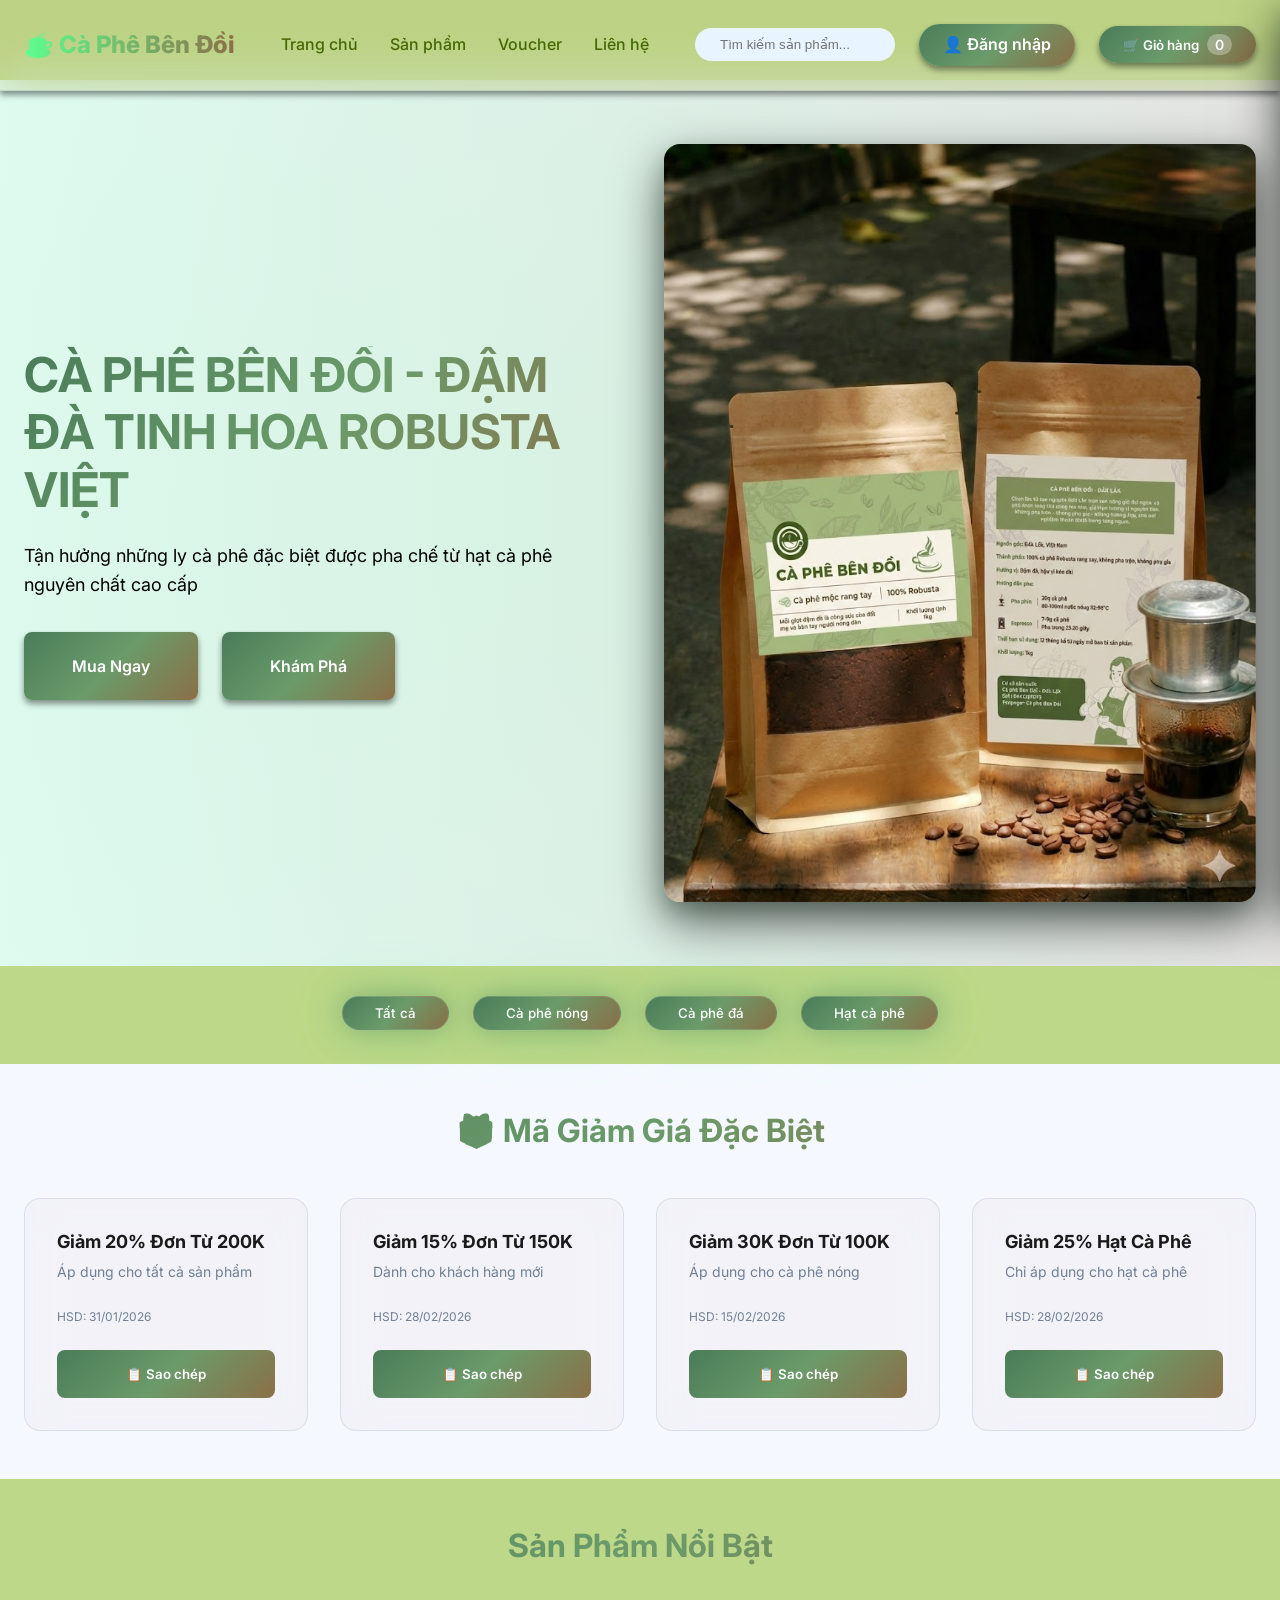
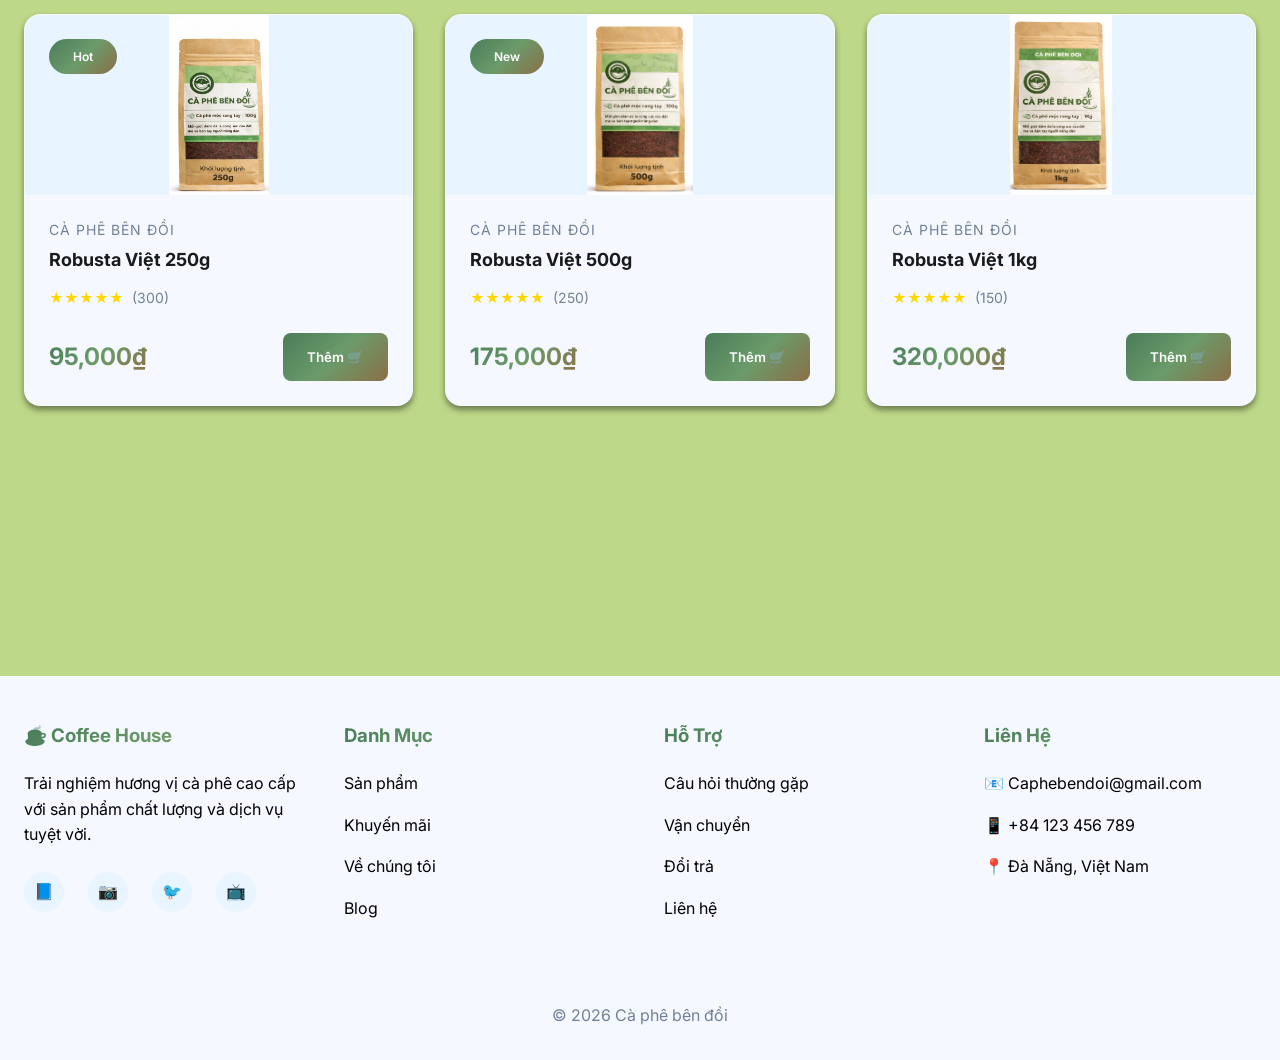
<file: index.html>
<!DOCTYPE html>
<html lang="vi">

<head>
    <meta charset="UTF-8">
    <meta name="viewport" content="width=device-width, initial-scale=1.0">
    <meta name="description"
        content="Cửa hàng cà phê trực tuyến cao cấp - Cà phê Việt Nam, Espresso, Cappuccino, và nhiều loại cà phê đặc biệt khác">
    <meta name="keywords" content="cà phê, coffee, espresso, cappuccino, cà phê việt nam, cà phê online">
    <title>Cà Phê Bên Đồi </title>
    <link rel="preconnect" href="https://fonts.googleapis.com">
    <link rel="preconnect" href="https://fonts.gstatic.com" crossorigin>
    <link href="https://fonts.googleapis.com/css2?family=Inter:wght@400;500;600;700;800&display=swap" rel="stylesheet">
    <link rel="stylesheet" href="style.css">
</head>

<body>
    <!-- Header & Navigation -->
    <header class="header" id="header">
        <nav class="nav container">
            <div class="logo">☕ Cà Phê Bên Đồi </div>

            <ul class="nav-links" id="navLinks">
                <li><a href="#home">Trang chủ</a></li>
                <li><a href="#products">Sản phẩm</a></li>
                <li><a href="#vouchers">Voucher</a></li>
                <li><a href="#contact">Liên hệ</a></li>
            </ul>

            <div class="nav-actions">
                <div class="search-box">
                    <input type="text" id="searchInput" placeholder="Tìm kiếm sản phẩm...">
                </div>

                <a href="login.html" class="cart-btn">
                    👤 Đăng nhập
                </a>

                <button class="cart-btn" id="cartBtn">
                    🛒 Giỏ hàng
                    <span class="cart-count" id="cartCount">0</span>
                </button>

                <button class="mobile-menu-btn" id="mobileMenuBtn">☰</button>
            </div>
        </nav>
    </header>
    <section class="hero" id="home">
        <div class="container">
            <div class="hero-content">
                <div class="hero-text animate-in">
                    <h1>CÀ PHÊ BÊN ĐỒI - ĐẬM ĐÀ TINH HOA ROBUSTA VIỆT</h1>
                    <p>Tận hưởng những ly cà phê đặc biệt được pha chế từ hạt cà phê nguyên chất cao cấp</p>
                    <div class="hero-buttons">
                        <button class="btn-primary"
                            onclick="document.getElementById('products').scrollIntoView({behavior: 'smooth'})">
                            Mua Ngay
                        </button>
                        <button class="btn-primary"
                            onclick="document.getElementById('products').scrollIntoView({behavior: 'smooth'})">
                            Khám Phá
                        </button>
                    </div>
                </div>

                <div class="hero-image">
                    <img src="img/h1.jpg" alt="Premium Coffee Experience">
                </div>
            </div>
        </div>
    </section>
    <section class="filters" id="filters">
        <div class="container">
            <div class="filter-buttons">
                <button class="filter-btn active" data-category="all">Tất cả</button>
                <button class="filter-btn active" hot">Cà phê nóng</button>
                <button class="filter-btn active" iced">Cà phê đá</button>
                <button class="filter-btn active" beans">Hạt cà phê</button>
            </div>
        </div>
    </section>

    <!-- Vouchers Section -->
    <section class="vouchers" id="vouchers">
        <div class="container">
            <h2 class="section-title">🎁 Mã Giảm Giá Đặc Biệt</h2>

            <div class="vouchers-grid">
                <!-- Voucher 1 -->
                <div class="voucher-card">
                    <!-- <div class="voucher-badge">-20%</div> -->
                    <div class="voucher-content">
                        <h3 class="voucher-title">Giảm 20% Đơn Từ 200K</h3>
                        <p class="voucher-desc">Áp dụng cho tất cả sản phẩm</p>
                        <div class="voucher-code" style="display: none;" onclick="revealVoucherCode('code1')">
                            <span class="code-label">Mã:</span>
                            <span class="code-value" id="code1">COFFEE20</span>
                        </div>
                        <div class="voucher-expiry">HSD: 31/01/2026</div>
                        <button class="copy-code-btn" onclick="copyVoucherCode('code1', 'COFFEE20')">📋 Sao
                            chép</button>
                    </div>
                </div>

                <!-- Voucher 2 -->
                <div class="voucher-card">
                    <!-- <div class="voucher-badge">-15%</div> -->
                    <div class="voucher-content">
                        <h3 class="voucher-title">Giảm 15% Đơn Từ 150K</h3>
                        <p class="voucher-desc">Dành cho khách hàng mới</p>
                        <div class="voucher-code" style="display: none;" onclick="revealVoucherCode('code2')">
                            <span class="code-label">Mã:</span>
                            <span class="code-value" id="code2">NEWBIE15</span>
                        </div>
                        <div class="voucher-expiry">HSD: 28/02/2026</div>
                        <button class="copy-code-btn" onclick="copyVoucherCode('code2', 'NEWBIE15')">📋 Sao
                            chép</button>
                    </div>
                </div>

                <!-- Voucher 3 -->
                <div class="voucher-card">
                    <!-- <div class="voucher-badge">-30K</div> -->
                    <div class="voucher-content">
                        <h3 class="voucher-title">Giảm 30K Đơn Từ 100K</h3>
                        <p class="voucher-desc">Áp dụng cho cà phê nóng</p>
                        <div class="voucher-code" style="display: none;" onclick="revealVoucherCode('code3')">
                            <span class="code-label">Mã:</span>
                            <span class="code-value" id="code3">HOT30K</span>
                        </div>
                        <div class="voucher-expiry">HSD: 15/02/2026</div>
                        <button class="copy-code-btn" onclick="copyVoucherCode('code3', 'HOT30K')">📋 Sao chép</button>
                    </div>
                </div>

                <!-- Voucher 4 -->
                <div class="voucher-card">
                    <!-- <div class="voucher-badge">-25%</div> -->
                    <div class="voucher-content">
                        <h3 class="voucher-title">Giảm 25% Hạt Cà Phê</h3>
                        <p class="voucher-desc">Chỉ áp dụng cho hạt cà phê</p>
                        <div class="voucher-code" style="display: none;" onclick="revealVoucherCode('code4')">
                            <span class="code-label">Mã:</span>
                            <span class="code-value" id="code4">BEANS25</span>
                        </div>
                        <div class="voucher-expiry">HSD: 28/02/2026</div>
                        <button class="copy-code-btn" onclick="copyVoucherCode('code4', 'BEANS25')">📋 Sao chép</button>
                    </div>
                </div>
            </div>
        </div>
    </section>

    <!-- Products Section -->
    <section class="products" id="products">
        <div class="container">
            <h2 class="section-title">Sản Phẩm Nổi Bật</h2>

            <div class="products-grid" id="productsGrid">
                <!-- Product 1 - Vietnamese Coffee -->
                <div class="product-card" data-category="iced">
                    <div class="product-image">
                        <img src="img/h2.png" alt="Cà phê bên đồi ">
                        <span class="product-badge">Hot</span>
                    </div>
                    <div class="product-info">
                        <div class="product-category">Cà phê bên đồi </div>
                        <h3 class="product-name">Robusta Việt 250g</h3>
                        <div class="product-rating">
                            <span class="stars">★★★★★</span>
                            <span class="rating-count">(300)</span>
                        </div>
                        <div class="product-footer">
                            <div class="product-price">95,000₫</div>
                            <button class="add-to-cart"
                                onclick="addToCart(1, 'Robusta Việt 250g', 95000, 'img/h2.png')">
                                Thêm 🛒
                            </button>
                        </div>
                    </div>
                </div>

                <!-- Product 2 - Cappuccino -->
                <div class="product-card" data-category="hot">
                    <div class="product-image">
                        <img src="img/h3.png" alt="Cappuccino">
                        <span class="product-badge">New</span>
                    </div>
                    <div class="product-info">
                        <div class="product-category">Cà phê bên đồi </div>
                        <h3 class="product-name">Robusta Việt 500g</h3>
                        <div class="product-rating">
                            <span class="stars">★★★★★</span>
                            <span class="rating-count">(250)</span>
                        </div>
                        <div class="product-footer">
                            <div class="product-price">175,000₫</div>
                            <button class="add-to-cart"
                                onclick="addToCart(2, 'Robusta Việt 500g', 175000, 'img/h3.png')">
                                Thêm 🛒
                            </button>
                        </div>
                    </div>
                </div>

                <!-- Product 3 - Espresso -->
                <div class="product-card" data-category="hot">
                    <div class="product-image">
                        <img src="img/h4.png" alt="Espresso">
                    </div>
                    <div class="product-info">
                        <div class="product-category">Cà phê bên đồi</div>
                        <h3 class="product-name">Robusta Việt 1kg</h3>
                        <div class="product-rating">
                            <span class="stars">★★★★★</span>
                            <span class="rating-count">(150)</span>
                        </div>
                        <div class="product-footer">
                            <div class="product-price">320,000₫</div>
                            <button class="add-to-cart"
                                onclick="addToCart(3, 'Robusta Việt 1kg', 320000, 'img/h4.png')">
                                Thêm 🛒
                            </button>
                        </div>
                    </div>
                </div>

            </div>
        </div>
    </section>

    <!-- Shopping Cart Sidebar -->
    <div class="cart-sidebar" id="cartSidebar">
        <div class="cart-header">
            <h2>Giỏ Hàng</h2>
            <button class="close-cart" id="closeCart">✕</button>
        </div>

        <div class="cart-items" id="cartItems">
            <div class="empty-cart" id="emptyCart">
                <div class="empty-cart-icon">🛒</div>
                <p>Giỏ hàng trống</p>
            </div>
        </div>
        <div class="cart-footer">
            <div class="voucher-input-section">
                <input type="text" id="voucherInput" placeholder="Nhập mã giảm giá..." class="voucher-input">
                <button class="apply-voucher-btn" onclick="applyVoucher()">Áp dụng</button>
            </div>
            <div class="discount-info" id="discountInfo" style="display: none;">
                <span class="discount-label">Giảm giá:</span>
                <span class="discount-amount" id="discountAmount">0₫</span>
            </div>
            <div class="cart-total">
                <span class="cart-total-label">Tổng cộng:</span>
                <span class="cart-total-amount" id="cartTotal">0₫</span>
            </div>
            <button class="checkout-btn">Thanh Toán</button>
        </div>
    </div>


    <VIdeo>
        <source src="">
    </VIdeo>
    <!-- Overlay -->
    <div class="overlay" id="overlay"></div>

    <!-- Footer -->
    <footer class="footer" id="contact">
        <div class="container">
            <div class="footer-content">
                <div class="footer-section">
                    <h3>☕ Coffee House</h3>
                    <p>Trải nghiệm hương vị cà phê cao cấp với sản phẩm chất lượng và dịch vụ tuyệt vời.</p>
                    <div class="social-links">
                        <a href="#" class="social-link">📘</a>
                        <a href="#" class="social-link">📷</a>
                        <a href="#" class="social-link">🐦</a>
                        <a href="#" class="social-link">📺</a>
                    </div>
                </div>

                <div class="footer-section">
                    <h3>Danh Mục</h3>
                    <ul>
                        <li><a href="#products">Sản phẩm</a></li>
                        <li><a href="#deals">Khuyến mãi</a></li>
                        <li><a href="#about">Về chúng tôi</a></li>
                        <li><a href="#blog">Blog</a></li>
                    </ul>
                </div>

                <div class="footer-section">
                    <h3>Hỗ Trợ</h3>
                    <ul>
                        <li><a href="#faq">Câu hỏi thường gặp</a></li>
                        <li><a href="#shipping">Vận chuyển</a></li>
                        <li><a href="#returns">Đổi trả</a></li>
                        <li><a href="#contact">Liên hệ</a></li>
                    </ul>
                </div>

                <div class="footer-section">
                    <h3>Liên Hệ</h3>
                    <ul>
                        <li>📧 Caphebendoi@gmail.com</li>
                        <li>📱 +84 123 456 789</li>
                        <li>📍 Đà Nẵng, Việt Nam</li>
                    </ul>
                </div>
            </div>

            <div class="footer-bottom">
                <p>&copy; 2026 Cà phê bên đồi </p>
            </div>
        </div>
    </footer>

    <!-- JavaScript -->
    <script src="script.js"></script>
</body>

</html>
</file>
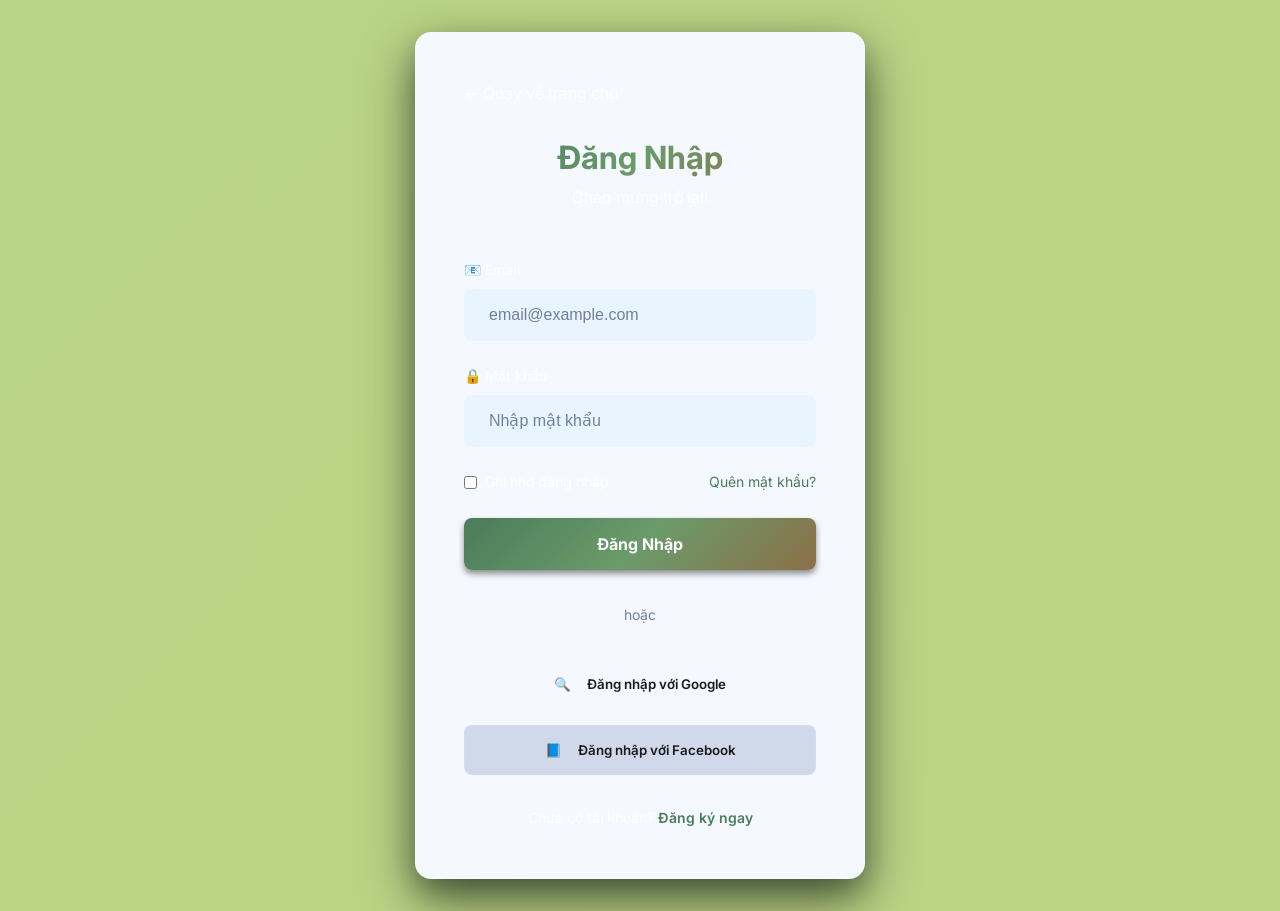
<file: login.html>
<!DOCTYPE html>
<html lang="vi">

<head>
    <meta charset="UTF-8">
    <meta name="viewport" content="width=device-width, initial-scale=1.0">
    <meta name="description" content="Đăng nhập vào Coffee House - Cửa hàng cà phê cao cấp">
    <title>Đăng Nhập - Coffee House</title>

    <!-- Google Fonts -->
    <link rel="preconnect" href="https://fonts.googleapis.com">
    <link rel="preconnect" href="https://fonts.gstatic.com" crossorigin>
    <link href="https://fonts.googleapis.com/css2?family=Inter:wght@400;500;600;700;800&display=swap" rel="stylesheet">

    <!-- Stylesheet -->
    <link rel="stylesheet" href="style.css">

    <style>
        .login-page {
            min-height: 100vh;
            display: flex;
            align-items: center;
            justify-content: center;
            padding: var(--spacing-lg);
            background: var(--color-bg-primary);
            position: relative;
            overflow: hidden;
        }

        .login-page::before {
            content: '';
            position: absolute;
            top: 0;
            left: 0;
            right: 0;
            bottom: 0;
            background: var(--gradient-overlay);
            opacity: 0.3;
        }

        .login-container {
            background: var(--color-bg-secondary);
            backdrop-filter: blur(20px);
            border: 1px solid rgba(255, 255, 255, 0.1);
            border-radius: var(--radius-xl);
            box-shadow: var(--shadow-xl);
            width: 100%;
            max-width: 450px;
            padding: var(--spacing-xl);
            position: relative;
            z-index: 1;
            animation: modalSlideIn 0.4s ease-out;
        }

        .back-home {
            display: inline-flex;
            align-items: center;
            gap: var(--spacing-xs);
            color: var(--color-text-secondary);
            margin-bottom: var(--spacing-lg);
            transition: color var(--transition-fast);
            text-decoration: none;
        }

        .back-home:hover {
            color: var(--color-accent-primary);
        }

        .login-header {
            text-align: center;
            margin-bottom: var(--spacing-xl);
        }

        .login-header h1 {
            font-size: var(--font-size-2xl);
            margin-bottom: var(--spacing-xs);
            background: var(--gradient-primary);
            -webkit-background-clip: text;
            -webkit-text-fill-color: transparent;
            background-clip: text;
        }

        .login-header p {
            color: var(--color-text-secondary);
        }

        .success-message {
            background: rgba(92, 184, 92, 0.1);
            border: 1px solid var(--color-success);
            color: var(--color-success);
            padding: var(--spacing-md);
            border-radius: var(--radius-md);
            margin-bottom: var(--spacing-md);
            text-align: center;
            display: none;
        }

        .error-message {
            background: rgba(217, 83, 79, 0.1);
            border: 1px solid var(--color-error);
            color: var(--color-error);
            padding: var(--spacing-md);
            border-radius: var(--radius-md);
            margin-bottom: var(--spacing-md);
            text-align: center;
            display: none;
        }
    </style>
</head>

<body>
    <div class="login-page">
        <div class="login-container">
            <a href="index.html" class="back-home">
                ← Quay về trang chủ
            </a>

            <div class="login-header">
                <h1 id="pageTitle">Đăng Nhập</h1>
                <p id="pageSubtitle">Chào mừng trở lại!</p>
            </div>

            <div class="success-message" id="successMessage"></div>
            <div class="error-message" id="errorMessage"></div>

            <!-- Login Form -->
            <form class="auth-form" id="loginForm">
                <div class="form-group">
                    <label for="loginEmail">📧 Email</label>
                    <input type="email" id="loginEmail" placeholder="email@example.com" required>
                </div>

                <div class="form-group">
                    <label for="loginPassword">🔒 Mật khẩu</label>
                    <input type="password" id="loginPassword" placeholder="Nhập mật khẩu" required>
                </div>

                <div class="form-options">
                    <label class="checkbox-label">
                        <input type="checkbox" id="rememberMe">
                        <span>Ghi nhớ đăng nhập</span>
                    </label>
                    <a href="#" class="forgot-link">Quên mật khẩu?</a>
                </div>

                <button type="submit" class="submit-btn">Đăng Nhập</button>
            </form>

            <!-- Register Form -->
            <form class="auth-form" id="registerForm" style="display: none;">
                <div class="form-group">
                    <label for="registerName">👤 Họ và tên</label>
                    <input type="text" id="registerName" placeholder="Nguyễn Văn A" required>
                </div>

                <div class="form-group">
                    <label for="registerEmail">📧 Email</label>
                    <input type="email" id="registerEmail" placeholder="email@example.com" required>
                </div>

                <div class="form-group">
                    <label for="registerPassword">🔒 Mật khẩu</label>
                    <input type="password" id="registerPassword" placeholder="Tối thiểu 6 ký tự" required>
                </div>

                <div class="form-group">
                    <label for="registerConfirmPassword">🔒 Xác nhận mật khẩu</label>
                    <input type="password" id="registerConfirmPassword" placeholder="Nhập lại mật khẩu" required>
                </div>

                <button type="submit" class="submit-btn">Đăng Ký</button>
            </form>

            <div class="form-divider">
                <span>hoặc</span>
            </div>

            <div class="social-login">
                <button class="social-btn google-btn">
                    <span>🔍</span> Đăng nhập với Google
                </button>
                <button class="social-btn facebook-btn">
                    <span>📘</span> Đăng nhập với Facebook
                </button>
            </div>

            <div class="toggle-form">
                <p id="toggleText">Chưa có tài khoản? <a href="#" id="toggleFormBtn">Đăng ký ngay</a></p>
            </div>
        </div>
    </div>

    <script>
        // User authentication state
        let currentUser = JSON.parse(localStorage.getItem('currentUser')) || null;
        const users = JSON.parse(localStorage.getItem('users')) || [];

        // Check if already logged in
        if (currentUser) {
            window.location.href = 'index.html';
        }

        // Toggle between login and register forms
        document.getElementById('toggleFormBtn').addEventListener('click', function (e) {
            e.preventDefault();
            toggleAuthForm();
        });

        function toggleAuthForm() {
            const loginForm = document.getElementById('loginForm');
            const registerForm = document.getElementById('registerForm');
            const pageTitle = document.getElementById('pageTitle');
            const pageSubtitle = document.getElementById('pageSubtitle');
            const toggleText = document.getElementById('toggleText');

            if (loginForm.style.display === 'none') {
                // Switch to login
                loginForm.style.display = 'block';
                registerForm.style.display = 'none';
                pageTitle.textContent = 'Đăng Nhập';
                pageSubtitle.textContent = 'Chào mừng trở lại!';
                toggleText.innerHTML = 'Chưa có tài khoản? <a href="#" id="toggleFormBtn">Đăng ký ngay</a>';
            } else {
                // Switch to register
                loginForm.style.display = 'none';
                registerForm.style.display = 'block';
                pageTitle.textContent = 'Đăng Ký';
                pageSubtitle.textContent = 'Tạo tài khoản mới';
                toggleText.innerHTML = 'Đã có tài khoản? <a href="#" id="toggleFormBtn">Đăng nhập</a>';
            }

            // Re-attach event listener
            document.getElementById('toggleFormBtn').addEventListener('click', function (e) {
                e.preventDefault();
                toggleAuthForm();
            });
        }

        // Handle login
        document.getElementById('loginForm').addEventListener('submit', function (e) {
            e.preventDefault();

            const email = document.getElementById('loginEmail').value;
            const password = document.getElementById('loginPassword').value;

            const users = JSON.parse(localStorage.getItem('users')) || [];
            const user = users.find(u => u.email === email && u.password === password);

            if (user) {
                currentUser = { name: user.name, email: user.email };
                localStorage.setItem('currentUser', JSON.stringify(currentUser));

                showSuccess(`Chào mừng trở lại, ${user.name}! Đang chuyển hướng...`);

                setTimeout(() => {
                    window.location.href = 'index.html';
                }, 1500);
            } else {
                showError('Email hoặc mật khẩu không đúng');
            }
        });

        // Handle register
        document.getElementById('registerForm').addEventListener('submit', function (e) {
            e.preventDefault();

            const name = document.getElementById('registerName').value;
            const email = document.getElementById('registerEmail').value;
            const password = document.getElementById('registerPassword').value;
            const confirmPassword = document.getElementById('registerConfirmPassword').value;

            if (password.length < 6) {
                showError('Mật khẩu phải có tối thiểu 6 ký tự');
                return;
            }

            if (password !== confirmPassword) {
                showError('Mật khẩu xác nhận không khớp');
                return;
            }

            const users = JSON.parse(localStorage.getItem('users')) || [];
            const existingUser = users.find(u => u.email === email);

            if (existingUser) {
                showError('Email đã được sử dụng');
                return;
            }

            const newUser = { name, email, password };
            users.push(newUser);
            localStorage.setItem('users', JSON.stringify(users));

            currentUser = { name, email };
            localStorage.setItem('currentUser', JSON.stringify(currentUser));

            showSuccess(`Chào mừng ${name}! Tài khoản đã được tạo thành công. Đang chuyển hướng...`);

            setTimeout(() => {
                window.location.href = 'index.html';
            }, 1500);
        });

        function showSuccess(message) {
            const successMsg = document.getElementById('successMessage');
            const errorMsg = document.getElementById('errorMessage');
            errorMsg.style.display = 'none';
            successMsg.textContent = message;
            successMsg.style.display = 'block';
        }

        function showError(message) {
            const successMsg = document.getElementById('successMessage');
            const errorMsg = document.getElementById('errorMessage');
            successMsg.style.display = 'none';
            errorMsg.textContent = message;
            errorMsg.style.display = 'block';
        }
    </script>
</body>

</html>
</file>
<file: style.css>
* {
    margin: 0;
    padding: 0;
    box-sizing: border-box;
}

:root {
    /* Color Palette - Coffee Theme: Blue & White */
    --color-bg-primary: linear-gradient(135deg, #e3f2fd 0%, #ffffff 100%);
    --color-bg-secondary: #f5f9ff;
    --color-bg-tertiary: #e8f4ff;
    --color-accent-primary: #4a7c59;
    --color-accent-secondary: #8b6f47;
    --color-accent-tertiary: #6b9b6a;
    --color-accent-neon: #5dff8f;
    --color-text-primary: #1a1a1a;
    --color-text-secondary:#ffffff;
    --color-text-muted: #718096;
    --color-success: #5cb85c;
    --color-warning: #f0ad4e;
    --color-error: #d9534f;

    /* Advanced Gradients - Coffee Theme with Animation */
    --gradient-primary: linear-gradient(135deg, #4a7c59 0%, #6b9b6a 50%, #8b6f47 100%);
    --gradient-secondary: linear-gradient(135deg, #6b9b6a 0%, #4a7c59 50%, #5dff8f 100%);
    --gradient-overlay: linear-gradient(135deg, rgba(74, 124, 89, 0.15) 0%, rgba(139, 111, 71, 0.15) 100%);
    --gradient-animated: linear-gradient(270deg, #4a7c59, #6b9b6a, #8b6f47, #5dff8f);
    --gradient-glass: linear-gradient(135deg, rgba(255, 255, 255, 0.1) 0%, rgba(255, 255, 255, 0.05) 100%);
    --gradient-shine: linear-gradient(90deg, transparent, rgba(255, 255, 255, 0.3), transparent);

    /* Glassmorphism */
    --glass-bg: rgba(151, 35, 35, 0.03);
    --glass-border: rgba(30, 47, 146, 0.1);
    --glass-blur: blur(20px);

    /* Spacing */
    --spacing-xs: 0.5rem;
    --spacing-sm: 1rem;
    --spacing-md: 1.5rem;
    --spacing-lg: 2rem;
    --spacing-xl: 3rem;
    --spacing-xxl: 4rem;

    /* Typography */
    --font-primary: 'Inter', -apple-system, BlinkMacSystemFont, 'Segoe UI', sans-serif;
    --font-size-xs: 0.75rem;
    --font-size-sm: 0.875rem;
    --font-size-base: 1rem;
    --font-size-lg: 1.125rem;
    --font-size-xl: 1.5rem;
    --font-size-2xl: 2rem;
    --font-size-3xl: 3rem;

    /* Enhanced Shadows with Multi-Layer Effects */
    --shadow-sm: 0 1px 3px rgba(0, 0, 0, 0.3);
    --shadow-md: 0 4px 6px rgba(0, 0, 0, 0.4), 0 2px 4px rgba(74, 124, 89, 0.1);
    --shadow-lg: 0 10px 25px rgba(0, 0, 0, 0.5), 0 5px 10px rgba(74, 124, 89, 0.2);
    --shadow-xl: 0 20px 50px rgba(0, 0, 0, 0.6), 0 10px 20px rgba(74, 124, 89, 0.3);
    --shadow-glow: 0 0 30px rgba(74, 124, 89, 0.5), 0 0 60px rgba(93, 255, 143, 0.2);
    --shadow-neon: 0 0 20px rgba(93, 255, 143, 0.6), 0 0 40px rgba(93, 255, 143, 0.4), 0 0 60px rgba(93, 255, 143, 0.2);
    --shadow-3d: 0 30px 60px rgba(0, 0, 0, 0.7), 0 15px 30px rgba(0, 0, 0, 0.5);

    /* Border Radius */
    --radius-sm: 0.375rem;
    --radius-md: 0.5rem;
    --radius-lg: 0.75rem;
    --radius-xl: 1rem;
    --radius-full: 9999px;

    /* Transitions */
    --transition-fast: 150ms cubic-bezier(0.4, 0, 0.2, 1);
    --transition-base: 300ms cubic-bezier(0.4, 0, 0.2, 1);
    --transition-slow: 500ms cubic-bezier(0.4, 0, 0.2, 1);
}


body {
    font-family: var(--font-primary);
    background: var(--color-bg-primary);
  --color-bg-primary:#bdd888;
    line-height: 1.6;
    overflow-x: hidden;
    min-height: 100vh;
}

h1,
h2,
h3,
h4,
h5,
h6 {
    font-weight: 700;
    line-height: 1.2;
}

a {
    text-decoration: none;
    color: inherit;
}

button {
    font-family: inherit;
    border: none;
    cursor: pointer;
    outline: none;
}

img {
    max-width: 100%;
    height: auto;
    display: block;
}

/* ==========================================
   UTILITY CLASSES
   ========================================== */
.container {
    max-width: 1400px;
    margin: 0 auto;
    padding: 0 var(--spacing-md);
}

.flex {
    display: flex;
}

.flex-center {
    display: flex;
    align-items: center;
    justify-content: center;
}

.grid {
    display: grid;
}

/* ==========================================
   HEADER & NAVIGATION
   ========================================== */
.header {
    position: fixed;
    top: 0;
    left: 0;
    right: 0;
    z-index: 1000;
    background: var(--glass-bg);
    backdrop-filter: var(--glass-blur)  ;
    -webkit-backdrop-filter: var(--glass-blur);
    box-shadow: var(--shadow-md);
    transition: all var(--transition-base);
    border-bottom: 1px solid var(--glass-border);
}

.header::before {
    content: '';
    position: absolute;
    top: 0;
    left: -100%;
    width: 100%;
    height: 100%;
    background: var(--gradient-shine);
    transition: left 0.7s;
}

.header:hover::before {
    left: 100%;
}

.nav {
    display: flex;
    align-items: center;
    justify-content: space-between;
    padding: var(--spacing-md) var(--spacing-md);
    gap: var(--spacing-lg);
}

.logo {
    font-size: var(--font-size-xl);
    font-weight: 800;
    background: var(--gradient-animated);
    background-size: 300% 300%;
    -webkit-background-clip: text;
    -webkit-text-fill-color: transparent;
    background-clip: text;
    cursor: pointer;
    animation: shimmer 4s ease-in-out infinite;
    position: relative;
}

.logo::after {
    content: '☕ Cà Phê Bên Đồi';
    position: absolute;
    left: 0;
    top: 0;
    background: var(--gradient-secondary);
    background-size: 300% 300%;
    -webkit-background-clip: text;
    -webkit-text-fill-color: transparent;
    background-clip: text;
    opacity: 0;
    animation: shimmer 4s ease-in-out infinite, fadeInOut 4s ease-in-out infinite;
}

@keyframes shimmer {

    0%,
    100% {
        background-position: 0% 50%;
    }

    50% {
        background-position: 100% 50%;
    }
}

@keyframes fadeInOut {

    0%,
    100% {
        opacity: 0;
    }

    50% {
        opacity: 0.6;
    }
}

.nav-links {
    display: flex;
    gap: var(--spacing-lg);
    list-style: none;
}
 /* đổi màu chữ ở header*/
.nav-links a {
    color:#466903;
    font-weight: 500;
    transition: color var(--transition-fast);
    position: relative;
}

.nav-links a:hover {
    color: var(--color-text-primary);
}

.nav-links a::after {
    content: '';
    position: absolute;
    bottom: -4px;
    left: 0;
    width: 0;
    height: 2px;
    background: var(--gradient-primary);
    transition: width var(--transition-base);
}

.nav-links a:hover::after {
    width: 100%;
}

.nav-actions {
    display: flex;
    align-items: center;
    gap: var(--spacing-md);
}

.search-box {
    position: relative;
    display: flex;
    align-items: center;
}

.search-box input {
    background: var(--color-bg-tertiary);
    border: 1px solid rgba(255, 255, 255, 0.1);
    color: var(--color-text-primary);
    padding: var(--spacing-xs) var(--spacing-md);
    border-radius: var(--radius-full);
    width: 200px;
    transition: all var(--transition-base);
}

.search-box input:focus {
    width: 250px;
    border-color: var(--color-accent-primary);
    box-shadow: var(--shadow-glow);
}

.cart-btn {
    position: relative;
    background: var(--gradient-primary);
    color: white;
    padding: var(--spacing-xs) var(--spacing-md);
    border-radius: var(--radius-full);
    display: flex;
    align-items: center;
    gap: var(--spacing-xs);
    font-weight: 600;
    transition: all var(--transition-base);
    box-shadow: var(--shadow-md);
}

.cart-btn:hover {
    transform: translateY(-2px);
    box-shadow: var(--shadow-lg);
}

.cart-count {
    background: rgba(255, 255, 255, 0.3);
    padding: 2px 8px;
    border-radius: var(--radius-full);
    font-size: var(--font-size-sm);
}

.login-btn {
    background: rgba(255, 255, 255, 0.1);
    backdrop-filter: blur(10px);
    color: white;
    padding: var(--spacing-xs) var(--spacing-md);
    border-radius: var(--radius-full);
    display: flex;
    align-items: center;
    gap: var(--spacing-xs);
    font-weight: 600;
    border: 1px solid rgba(255, 255, 255, 0.2);
    transition: all var(--transition-base);
}

.login-btn:hover {
    background: rgba(255, 255, 255, 0.15);
    transform: translateY(-2px);
    box-shadow: var(--shadow-md);
}

.user-menu {
    position: relative;
    display: flex;
    align-items: center;
    gap: var(--spacing-xs);
}

.user-avatar {
    width: 36px;
    height: 36px;
    border-radius: var(--radius-full);
    background: var(--gradient-primary);
    display: flex;
    align-items: center;
    justify-content: center;
    font-weight: 700;
    cursor: pointer;
    transition: all var(--transition-base);
}

.user-avatar:hover {
    transform: scale(1.1);
    box-shadow: var(--shadow-glow);
}

.cart-count {
    background: rgba(255, 255, 255, 0.3);
    padding: 2px 8px;
    border-radius: var(--radius-full);
    font-size: var(--font-size-sm);
}

.mobile-menu-btn {
    display: none;
    background: transparent;
    color: var(--color-text-primary);
    font-size: var(--font-size-xl);
    padding: var(--spacing-xs);
}

/* ==========================================
   HERO SECTION
   ========================================== */
.hero {
    margin-top: 80px;
    position: relative;
    padding: var(--spacing-xxl) 0;
    background: var(--color-bg-secondary);
    overflow: hidden;
}

.hero::before {
    content: '';
    position: absolute;
    top: 0;
    left: 0;
    right: 0;
    bottom: 0;
    background: var(--gradient-animated);
    background-size: 300% 300%;
    opacity: 0.15;
    animation: shimmer 8s ease-in-out infinite;
}

.hero::after {
    content: '';
    position: absolute;
    top: -50%;
    left: -50%;
    width: 200%;
    height: 200%;
    background: radial-gradient(circle at 50% 50%, rgba(93, 255, 143, 0.08) 0%, transparent 50%);
    animation: rotate 20s linear infinite;
}

@keyframes rotate {
    from {
        transform: rotate(0deg);
    }

    to {
        transform: rotate(360deg);
    }
}

.hero-content {
    position: relative;
    z-index: 1;
    display: grid;
    grid-template-columns: 1fr 1fr;
    gap: var(--spacing-xl);
    align-items: center;
}

.hero-text h1 {
    font-size: var(--font-size-3xl);
    margin-bottom: var(--spacing-md);
    background: var(--gradient-primary);
    -webkit-background-clip: text;
    -webkit-text-fill-color: transparent;
    background-clip: text;
}

.hero-text p {
    font-size: var(--font-size-lg);
    color: black;
    margin-bottom: var(--spacing-lg);
}

.hero-buttons {
    display: flex;
    gap: var(--spacing-md);
}

.btn-primary {
    background: var(--gradient-primary);
    color: white;
    padding: var(--spacing-md) var(--spacing-xl);
    border-radius: var(--radius-md);
    font-weight: 600;
    font-size: var(--font-size-base);
    transition: all var(--transition-base);
    box-shadow: var(--shadow-md);
}

.btn-primary:hover {
    transform: translateY(-3px);
    box-shadow: var(--shadow-xl);
}

.btn-secondary {
    background: rgba(255, 255, 255, 0.1);
    backdrop-filter: blur(10px);
    color: white;
    padding: var(--spacing-md) var(--spacing-xl);
    border-radius: var(--radius-md);
    font-weight: 600;
    border: 1px solid rgba(255, 255, 255, 0.2);
    transition: all var(--transition-base);
}

.btn-secondary:hover {
    background: rgba(255, 255, 255, 0.15);
    transform: translateY(-3px);
}

.hero-image {
    position: relative;
    border-radius: var(--radius-xl);
    overflow: hidden;
    box-shadow: var(--shadow-xl);
}

.hero-image img {
    width: 100%;
    height: auto;
    animation: float 6s ease-in-out infinite;
}

@keyframes float {

    0%,
    100% {
        transform: translateY(0);
    }

    50% {
        transform: translateY(-20px);
    }
}

/* ==========================================
   FILTERS
   ========================================== */
.filters {
    padding: var(--spacing-lg) 0;
    background: var(--color-bg-primary);
}

.filter-buttons {
    display: flex;
    gap: var(--spacing-md);
    justify-content: center;
    flex-wrap: wrap;
}

.filter-btn {
    background: var(--color-bg-tertiary);
    color: var(--color-text-secondary);
    padding: var(--spacing-xs) var(--spacing-lg);
    border-radius: var(--radius-full);
    font-weight: 500;
    transition: all var(--transition-base);
    border: 1px solid rgba(255, 255, 255, 0.1);
}

.filter-btn:hover,
.filter-btn.active {
    background: var(--gradient-primary);
    color: white;
    transform: translateY(-2px);
    box-shadow: var(--shadow-glow);
}

/* ==========================================
   PRODUCTS SECTION
   ========================================== */
.products {
    padding: var(--spacing-xl) 0;
    background: var(--color-bg-primary);
}

.section-title {
    text-align: center;
    font-size: var(--font-size-2xl);
    margin-bottom: var(--spacing-xl);
    background: var(--gradient-primary);
    -webkit-background-clip: text;
    -webkit-text-fill-color: transparent;
    background-clip: text;
}

.products-grid {
    display: grid;
    grid-template-columns: repeat(auto-fill, minmax(300px, 1fr));
    gap: var(--spacing-lg);
}

.product-card {
    background: var(--color-bg-secondary);
    border-radius: var(--radius-xl);
    overflow: hidden;
    box-shadow: var(--shadow-md);
    transition: all var(--transition-base);
    border: 1px solid rgba(255, 255, 255, 0.05);
    position: relative;
    transform-style: preserve-3d;
    perspective: 1000px;
}

.product-card::before {
    content: '';
    position: absolute;
    top: 0;
    left: 0;
    right: 0;
    bottom: 0;
    background: var(--gradient-overlay);
    opacity: 0;
    transition: opacity var(--transition-base);
    z-index: 0;
}

.product-card::after {
    content: '';
    position: absolute;
    top: -50%;
    left: -50%;
    width: 200%;
    height: 200%;
    background: radial-gradient(circle, rgba(93, 255, 143, 0.1) 0%, transparent 70%);
    opacity: 0;
    transition: opacity var(--transition-base);
    z-index: 0;
}

.product-card:hover::before {
    opacity: 1;
}

.product-card:hover::after {
    opacity: 1;
}

.product-card:hover {
    transform: translateY(-12px) rotateX(5deg);
    box-shadow: var(--shadow-3d), var(--shadow-neon);
    border-color: var(--color-accent-neon);
}

.product-image {
    position: relative;
    height: 180px;
    overflow: hidden;
    background: var(--color-bg-tertiary);
}

.product-image img {
    width: 100%;
    height: 100%;
    object-fit: contain;
    transition: transform var(--transition-slow);
}

.product-card:hover .product-image img {
    transform: scale(1.1);
}

.product-badge {
    position: absolute;
    top: var(--spacing-md);
    left: var(--spacing-md);
    background: var(--gradient-primary);
    color: white;
    padding: var(--spacing-xs) var(--spacing-md);
    border-radius: var(--radius-full);
    font-size: var(--font-size-xs);
    font-weight: 600;
    z-index: 2;
}

.product-info {
    padding: var(--spacing-md);
    position: relative;
    z-index: 1;
}

.product-category {
    color: var(--color-text-muted);
    font-size: var(--font-size-sm);
    text-transform: uppercase;
    letter-spacing: 1px;
    margin-bottom: var(--spacing-xs);
}

.product-name {
    font-size: var(--font-size-lg);
    margin-bottom: var(--spacing-sm);
    color: var(--color-text-primary);
}

.product-rating {
    display: flex;
    align-items: center;
    gap: var(--spacing-xs);
    margin-bottom: var(--spacing-sm);
}

.stars {
    color: #ffd700;
    font-size: var(--font-size-sm);
}

.rating-count {
    color: var(--color-text-muted);
    font-size: var(--font-size-sm);
}

.product-footer {
    display: flex;
    align-items: center;
    justify-content: space-between;
    margin-top: var(--spacing-md);
}

.product-price {
    font-size: var(--font-size-xl);
    font-weight: 700;
    background: var(--gradient-primary);
    -webkit-background-clip: text;
    -webkit-text-fill-color: transparent;
    background-clip: text;
}

.add-to-cart {
    background: var(--gradient-primary);
    color: white;
    padding: var(--spacing-sm) var(--spacing-md);
    border-radius: var(--radius-md);
    font-weight: 600;
    transition: all var(--transition-base);
    display: flex;
    align-items: center;
    gap: var(--spacing-xs);
}

.add-to-cart:hover {
    transform: scale(1.05);
    box-shadow: var(--shadow-glow);
}

/* ==========================================
   SHOPPING CART SIDEBAR
   ========================================== */
.cart-sidebar {
    position: fixed;
    top: 0;
    right: -400px;
    width: 400px;
    height: 100vh;
    background: var(--color-bg-secondary);
    box-shadow: var(--shadow-xl);
    z-index: 2000;
    transition: right var(--transition-base);
    display: flex;
    flex-direction: column;
}

.cart-sidebar.active {
    right: 0;
}

.cart-header {
    padding: var(--spacing-lg);
    border-bottom: 1px solid rgba(255, 255, 255, 0.1);
    display: flex;
    justify-content: space-between;
    align-items: center;
}

.cart-header h2 {
    font-size: var(--font-size-xl);
}

.close-cart {
    background: transparent;
    color: var(--color-text-primary);
    font-size: var(--font-size-xl);
    padding: var(--spacing-xs);
    transition: color var(--transition-fast);
}

.close-cart:hover {
    color: var(--color-accent-primary);
}

.cart-items {
    flex: 1;
    overflow-y: auto;
    padding: var(--spacing-lg);
}

.cart-item {
    display: flex;
    gap: var(--spacing-md);
    padding: var(--spacing-md);
    background: var(--color-bg-tertiary);
    border-radius: var(--radius-lg);
    margin-bottom: var(--spacing-md);
    transition: all var(--transition-base);
}

.cart-item:hover {
    background: rgba(74, 124, 89, 0.1);
}

.cart-item-image {
    width: 80px;
    height: 80px;
    border-radius: var(--radius-md);
    overflow: hidden;
    flex-shrink: 0;
}

.cart-item-image img {
    width: 100%;
    height: 100%;
    object-fit: cover;
}

.cart-item-details {
    flex: 1;
}

.cart-item-name {
    font-weight: 600;
    margin-bottom: var(--spacing-xs);
}

.cart-item-price {
    color: var(--color-accent-primary);
    font-weight: 600;
    margin-bottom: var(--spacing-sm);
}

.cart-item-controls {
    display: flex;
    align-items: center;
    gap: var(--spacing-md);
}

.quantity-controls {
    display: flex;
    align-items: center;
    gap: var(--spacing-xs);
    background: var(--color-bg-secondary);
    border-radius: var(--radius-md);
    padding: var(--spacing-xs);
}

.qty-btn {
    background: var(--color-bg-primary);
    color: var(--color-text-primary);
    width: 28px;
    height: 28px;
    border-radius: var(--radius-sm);
    display: flex;
    align-items: center;
    justify-content: center;
    transition: all var(--transition-fast);
}

.qty-btn:hover {
    background: var(--color-accent-primary);
}

.quantity {
    min-width: 30px;
    text-align: center;
    font-weight: 600;
}

.remove-item {
    background: transparent;
    color: var(--color-error);
    padding: var(--spacing-xs);
    transition: all var(--transition-fast);
}

.remove-item:hover {
    transform: scale(1.2);
}

.cart-footer {
    padding: var(--spacing-lg);
    border-top: 1px solid rgba(255, 255, 255, 0.1);
}

.cart-total {
    display: flex;
    justify-content: space-between;
    align-items: center;
    margin-bottom: var(--spacing-lg);
    font-size: var(--font-size-lg);
}

.cart-total-label {
    font-weight: 600;
}

.cart-total-amount {
    font-size: var(--font-size-2xl);
    font-weight: 700;
    background: var(--gradient-primary);
    -webkit-background-clip: text;
    -webkit-text-fill-color: transparent;
    background-clip: text;
}

.checkout-btn {
    width: 100%;
    background: var(--gradient-primary);
    color: white;
    padding: var(--spacing-md);
    border-radius: var(--radius-md);
    font-weight: 700;
    font-size: var(--font-size-lg);
    transition: all var(--transition-base);
}

.checkout-btn:hover {
    transform: translateY(-2px);
    box-shadow: var(--shadow-xl);
}

.empty-cart {
    text-align: center;
    padding: var(--spacing-xl);
    color: var(--color-text-muted);
}

.empty-cart-icon {
    font-size: 4rem;
    margin-bottom: var(--spacing-md);
    opacity: 0.3;
}

/* ==========================================
   VOUCHERS SECTION
   ========================================== */
.vouchers {
    padding: var(--spacing-xl) 0;
    background: var(--color-bg-secondary);
}

.vouchers-grid {
    display: grid;
    grid-template-columns: repeat(auto-fit, minmax(280px, 1fr));
    gap: var(--spacing-lg);
}

.voucher-card {
    background: var(--glass-bg);
    backdrop-filter: var(--glass-blur);
    border-radius: var(--radius-xl);
    padding: var(--spacing-lg);
    position: relative;
    overflow: hidden;
    border: 1px solid var(--glass-border);
    transition: all var(--transition-base);
    transform-style: preserve-3d;
}

.voucher-card::before {
    content: '';
    position: absolute;
    top: 0;
    left: 0;
    right: 0;
    bottom: 0;
    background: var(--gradient-overlay);
    opacity: 0;
    transition: opacity var(--transition-base);
}

.voucher-card:hover {
    transform: translateY(-8px) scale(1.02) rotateX(3deg);
    box-shadow: var(--shadow-neon);
    border-color: var(--color-accent-neon);
}

.voucher-card:hover::before {
    opacity: 1;
}

/* .voucher-badge {
    position: absolute;
    top: var(--spacing-md);
    right: var(--spacing-md);
    background: var(--gradient-primary);
    color: white;
    font-size: var(--font-size-xl);
    font-weight: 800;
    padding: var(--spacing-xs) var(--spacing-md);
    border-radius: var(--radius-full);
    z-index: 2;
    font-size: 0.55rem;
} */

.voucher-content {
    position: relative;
    z-index: 1;
}

.voucher-title {
    font-size: var(--font-size-lg);
    margin-bottom: var(--spacing-xs);
    color: var(--color-text-primary);
}

.voucher-desc {
    color: var(--color-text-muted);
    font-size: var(--font-size-sm);
    margin-bottom: var(--spacing-md);
}



.code-label {
    color: var(--color-text-muted);
    font-size: var(--font-size-sm);
}

.code-value {
    font-size: var(--font-size-lg);
    font-weight: 700;
    color: var(--color-accent-primary);
    letter-spacing: 1px;
    animation: revealCode 0.5s ease-out forwards;
}

@keyframes revealCode {
    from {
        opacity: 0;
        transform: translateX(-10px);
    }

    to {
        opacity: 1;
        transform: translateX(0);
    }
}

.voucher-code {
    background: var(--color-bg-secondary);
    padding: var(--spacing-md);
    border-radius: var(--radius-md);
    margin-bottom: var(--spacing-sm);
    border: 2px dashed var(--color-accent-primary);
    justify-content: space-between;
    align-items: center;
    cursor: pointer;
    transition: all var(--transition-base);
    display: none !important;
    /* Hidden by default - force override */
}

.voucher-code.revealed {
    display: flex !important;
    /* Show when revealed - force override */
    animation: slideDown 0.4s ease-out;
}

@keyframes slideDown {
    from {
        opacity: 0;
        transform: translateY(-10px);
        max-height: 0;
    }

    to {
        opacity: 1;
        transform: translateY(0);
        max-height: 100px;
    }
}

.voucher-code:hover {
    border-color: var(--color-accent-neon);
    background: rgba(74, 124, 89, 0.1);
    transform: scale(1.02);
}

.voucher-expiry {
    color: var(--color-text-muted);
    font-size: var(--font-size-xs);
    margin-bottom: var(--spacing-md);
}

.copy-code-btn {
    width: 100%;
    background: var(--gradient-primary);
    color: white;
    padding: var(--spacing-sm) var(--spacing-md);
    border-radius: var(--radius-md);
    font-weight: 600;
    transition: all var(--transition-base);
}

.copy-code-btn:hover {
    transform: scale(1.02);
    box-shadow: var(--shadow-glow);
}

/* Voucher Input in Cart */
.voucher-input-section {
    display: flex;
    gap: var(--spacing-xs);
    margin-bottom: var(--spacing-md);
}

.voucher-input {
    flex: 1;
    background: var(--color-bg-tertiary);
    border: 1px solid rgba(255, 255, 255, 0.1);
    color: var(--color-text-primary);
    padding: var(--spacing-sm);
    border-radius: var(--radius-md);
    transition: all var(--transition-base);
}

.voucher-input:focus {
    border-color: var(--color-accent-primary);
    box-shadow: 0 0 10px rgba(74, 124, 89, 0.3);
}

.apply-voucher-btn {
    background: var(--color-accent-primary);
    color: white;
    padding: var(--spacing-sm) var(--spacing-md);
    border-radius: var(--radius-md);
    font-weight: 600;
    transition: all var(--transition-base);
}

.apply-voucher-btn:hover {
    background: var(--color-accent-secondary);
    transform: scale(1.05);
}

.discount-info {
    display: flex;
    justify-content: space-between;
    align-items: center;
    padding: var(--spacing-sm);
    background: rgba(0, 255, 136, 0.1);
    border-radius: var(--radius-md);
    margin-bottom: var(--spacing-md);
    border: 1px solid var(--color-success);
}

.discount-label {
    color: var(--color-success);
    font-weight: 600;
}

.discount-amount {
    color: var(--color-success);
    font-weight: 700;
    font-size: var(--font-size-lg);
}

/* ==========================================
   LOGIN/REGISTER MODAL
   ========================================== */
.login-modal {
    position: fixed;
    top: 0;
    left: 0;
    right: 0;
    bottom: 0;
    z-index: 3000;
    display: none;
    align-items: center;
    justify-content: center;
    padding: var(--spacing-md);
}

.login-modal.active {
    display: flex;
}

.modal-content {
    background: var(--color-bg-secondary);
    backdrop-filter: blur(20px);
    border: 1px solid rgba(255, 255, 255, 0.1);
    border-radius: var(--radius-xl);
    box-shadow: var(--shadow-xl);
    width: 100%;
    max-width: 450px;
    padding: var(--spacing-xl);
    position: relative;
    animation: modalSlideIn 0.4s ease-out;
}

@keyframes modalSlideIn {
    from {
        opacity: 0;
        transform: translateY(-50px) scale(0.9);
    }

    to {
        opacity: 1;
        transform: translateY(0) scale(1);
    }
}

.close-modal {
    position: absolute;
    top: var(--spacing-md);
    right: var(--spacing-md);
    background: transparent;
    color: var(--color-text-secondary);
    font-size: var(--font-size-xl);
    width: 36px;
    height: 36px;
    border-radius: var(--radius-full);
    display: flex;
    align-items: center;
    justify-content: center;
    transition: all var(--transition-base);
}

.close-modal:hover {
    background: rgba(255, 255, 255, 0.1);
    color: var(--color-text-primary);
    transform: rotate(90deg);
}

.modal-header {
    text-align: center;
    margin-bottom: var(--spacing-xl);
}

.modal-header h2 {
    font-size: var(--font-size-2xl);
    margin-bottom: var(--spacing-xs);
    background: var(--gradient-primary);
    -webkit-background-clip: text;
    -webkit-text-fill-color: transparent;
    background-clip: text;
}

.modal-header p {
    color: var(--color-text-secondary);
}

.auth-form {
    margin-bottom: var(--spacing-lg);
}

.form-group {
    margin-bottom: var(--spacing-md);
}

.form-group label {
    display: block;
    margin-bottom: var(--spacing-xs);
    color: var(--color-text-secondary);
    font-size: var(--font-size-sm);
    font-weight: 500;
}

.form-group input {
    width: 100%;
    background: var(--color-bg-tertiary);
    border: 1px solid rgba(255, 255, 255, 0.1);
    color: var(--color-text-primary);
    padding: var(--spacing-sm) var(--spacing-md);
    border-radius: var(--radius-md);
    font-size: var(--font-size-base);
    transition: all var(--transition-base);
}

.form-group input:focus {
    outline: none;
    border-color: var(--color-accent-primary);
    box-shadow: 0 0 0 3px rgba(74, 124, 89, 0.1);
}

.form-group input::placeholder {
    color: var(--color-text-muted);
}

.form-options {
    display: flex;
    justify-content: space-between;
    align-items: center;
    margin-bottom: var(--spacing-md);
    font-size: var(--font-size-sm);
}

.checkbox-label {
    display: flex;
    align-items: center;
    gap: var(--spacing-xs);
    cursor: pointer;
    color: var(--color-text-secondary);
}

.checkbox-label input[type="checkbox"] {
    width: auto;
    cursor: pointer;
}

.forgot-link {
    color: var(--color-accent-primary);
    transition: color var(--transition-fast);
}

.forgot-link:hover {
    color: var(--color-accent-secondary);
}

.submit-btn {
    width: 100%;
    background: var(--gradient-primary);
    color: white;
    padding: var(--spacing-sm) var(--spacing-md);
    border-radius: var(--radius-md);
    font-weight: 700;
    font-size: var(--font-size-base);
    transition: all var(--transition-base);
    box-shadow: var(--shadow-md);
}

.submit-btn:hover {
    transform: translateY(-2px);
    box-shadow: var(--shadow-xl);
}

.form-divider {
    position: relative;
    text-align: center;
    margin: var(--spacing-lg) 0;
}

.form-divider::before {
    content: '';
    position: absolute;
    top: 50%;
    left: 0;
    right: 0;
    height: 1px;
    background: rgba(255, 255, 255, 0.1);
}

.form-divider span {
    position: relative;
    background: var(--color-bg-secondary);
    padding: 0 var(--spacing-md);
    color: var(--color-text-muted);
    font-size: var(--font-size-sm);
}

.social-login {
    display: flex;
    flex-direction: column;
    gap: var(--spacing-sm);
    margin-bottom: var(--spacing-lg);
}

.social-btn {
    width: 100%;
    padding: var(--spacing-sm) var(--spacing-md);
    border-radius: var(--radius-md);
    font-weight: 600;
    display: flex;
    align-items: center;
    justify-content: center;
    gap: var(--spacing-sm);
    transition: all var(--transition-base);
    border: 1px solid rgba(255, 255, 255, 0.1);
}

.google-btn {
    background: rgba(255, 255, 255, 0.05);
    color: var(--color-text-primary);
}

.google-btn:hover {
    background: rgba(255, 255, 255, 0.1);
    transform: translateY(-2px);
}

.facebook-btn {
    background: rgba(59, 89, 152, 0.2);
    color: var(--color-text-primary);
}

.facebook-btn:hover {
    background: rgba(59, 89, 152, 0.3);
    transform: translateY(-2px);
}

.toggle-form {
    text-align: center;
    color: var(--color-text-secondary);
    font-size: var(--font-size-sm);
}

.toggle-form a {
    color: var(--color-accent-primary);
    font-weight: 600;
    transition: color var(--transition-fast);
}

.toggle-form a:hover {
    color: var(--color-accent-secondary);
}

/* ==========================================
   OVERLAY
   ========================================== */
.overlay {
    position: fixed;
    top: 0;
    left: 0;
    right: 0;
    bottom: 0;
    background: rgba(0, 0, 0, 0.7);
    backdrop-filter: blur(5px);
    z-index: 1500;
    display: none;
    transition: opacity var(--transition-base);
}

.overlay.active {
    display: block;
}

/* ==========================================
   FOOTER
   ========================================== */
.footer {
    background: var(--color-bg-secondary);
    padding: var(--spacing-xl) 0 var(--spacing-lg);
    margin-top: var(--spacing-xxl);
    border-top: 1px solid rgba(255, 255, 255, 0.1);
}

.footer-content {
    display: grid;
    grid-template-columns: repeat(auto-fit, minmax(250px, 1fr));
    gap: var(--spacing-xl);
    margin-bottom: var(--spacing-lg);
}

.footer-section h3 {
    margin-bottom: var(--spacing-md);
    background: var(--gradient-primary);
    -webkit-background-clip: text;
    -webkit-text-fill-color: transparent;
    background-clip: text;
}

.footer-section ul {
    list-style: none;
}

.footer-section ul li {
    margin-bottom: var(--spacing-sm);
}

.footer-section a {
    color: var(--color-text-primaryy);
    transition: color var(--transition-fast);
}

.footer-section a:hover {
    color: var(--color-accent-primary);
}

.social-links {
    display: flex;
    gap: var(--spacing-md);
    margin-top: var(--spacing-md);
}

.social-link {
    width: 40px;
    height: 40px;
    border-radius: var(--radius-full);
    background: var(--color-bg-tertiary);
    display: flex;
    align-items: center;
    justify-content: center;
    transition: all var(--transition-base);
    border: 1px solid rgba(255, 255, 255, 0.1);
}

.social-link:hover {
    background: var(--gradient-primary);
    transform: translateY(-3px);
    box-shadow: var(--shadow-glow);
}

.footer-bottom {
    text-align: center;
    padding-top: var(--spacing-lg);
    border-top: 1px solid rgba(255, 255, 255, 0.1);
    color: var(--color-text-muted);
}

/* ==========================================
   RESPONSIVE DESIGN
   ========================================== */
@media (max-width: 992px) {
    .hero-content {
        grid-template-columns: 1fr;
    }

    .hero-image {
        order: -1;
    }

    .products-grid {
        grid-template-columns: repeat(auto-fill, minmax(250px, 1fr));
    }
}

@media (max-width: 768px) {
    .nav-links {
        display: none;
    }

    .mobile-menu-btn {
        display: block;
    }

    .search-box input {
        width: 150px;
    }

    .search-box input:focus {
        width: 180px;
    }

    .hero-text h1 {
        font-size: var(--font-size-2xl);
    }

    .hero-buttons {
        flex-direction: column;
    }

    .cart-sidebar {
        width: 100%;
        right: -100%;
    }

    .products-grid {
        grid-template-columns: 1fr;
    }

    .footer-content {
        grid-template-columns: 1fr;
    }
}

/* ==========================================
   ANIMATIONS & EFFECTS
   ========================================== */
@keyframes slideIn {
    from {
        opacity: 0;
        transform: translateY(20px);
    }

    to {
        opacity: 1;
        transform: translateY(0);
    }
}

.animate-in {
    animation: slideIn 0.5s ease-out;
}

/* Smooth scrolling */
html {
    scroll-behavior: smooth;
}

/* Custom scrollbar */
::-webkit-scrollbar {
    width: 10px;
}

::-webkit-scrollbar-track {
    background: var(--color-bg-primary);
}

::-webkit-scrollbar-thumb {
    background: var(--gradient-primary);
    border-radius: var(--radius-full);
}

::-webkit-scrollbar-thumb:hover {
    background: var(--gradient-secondary);
}
</file>
